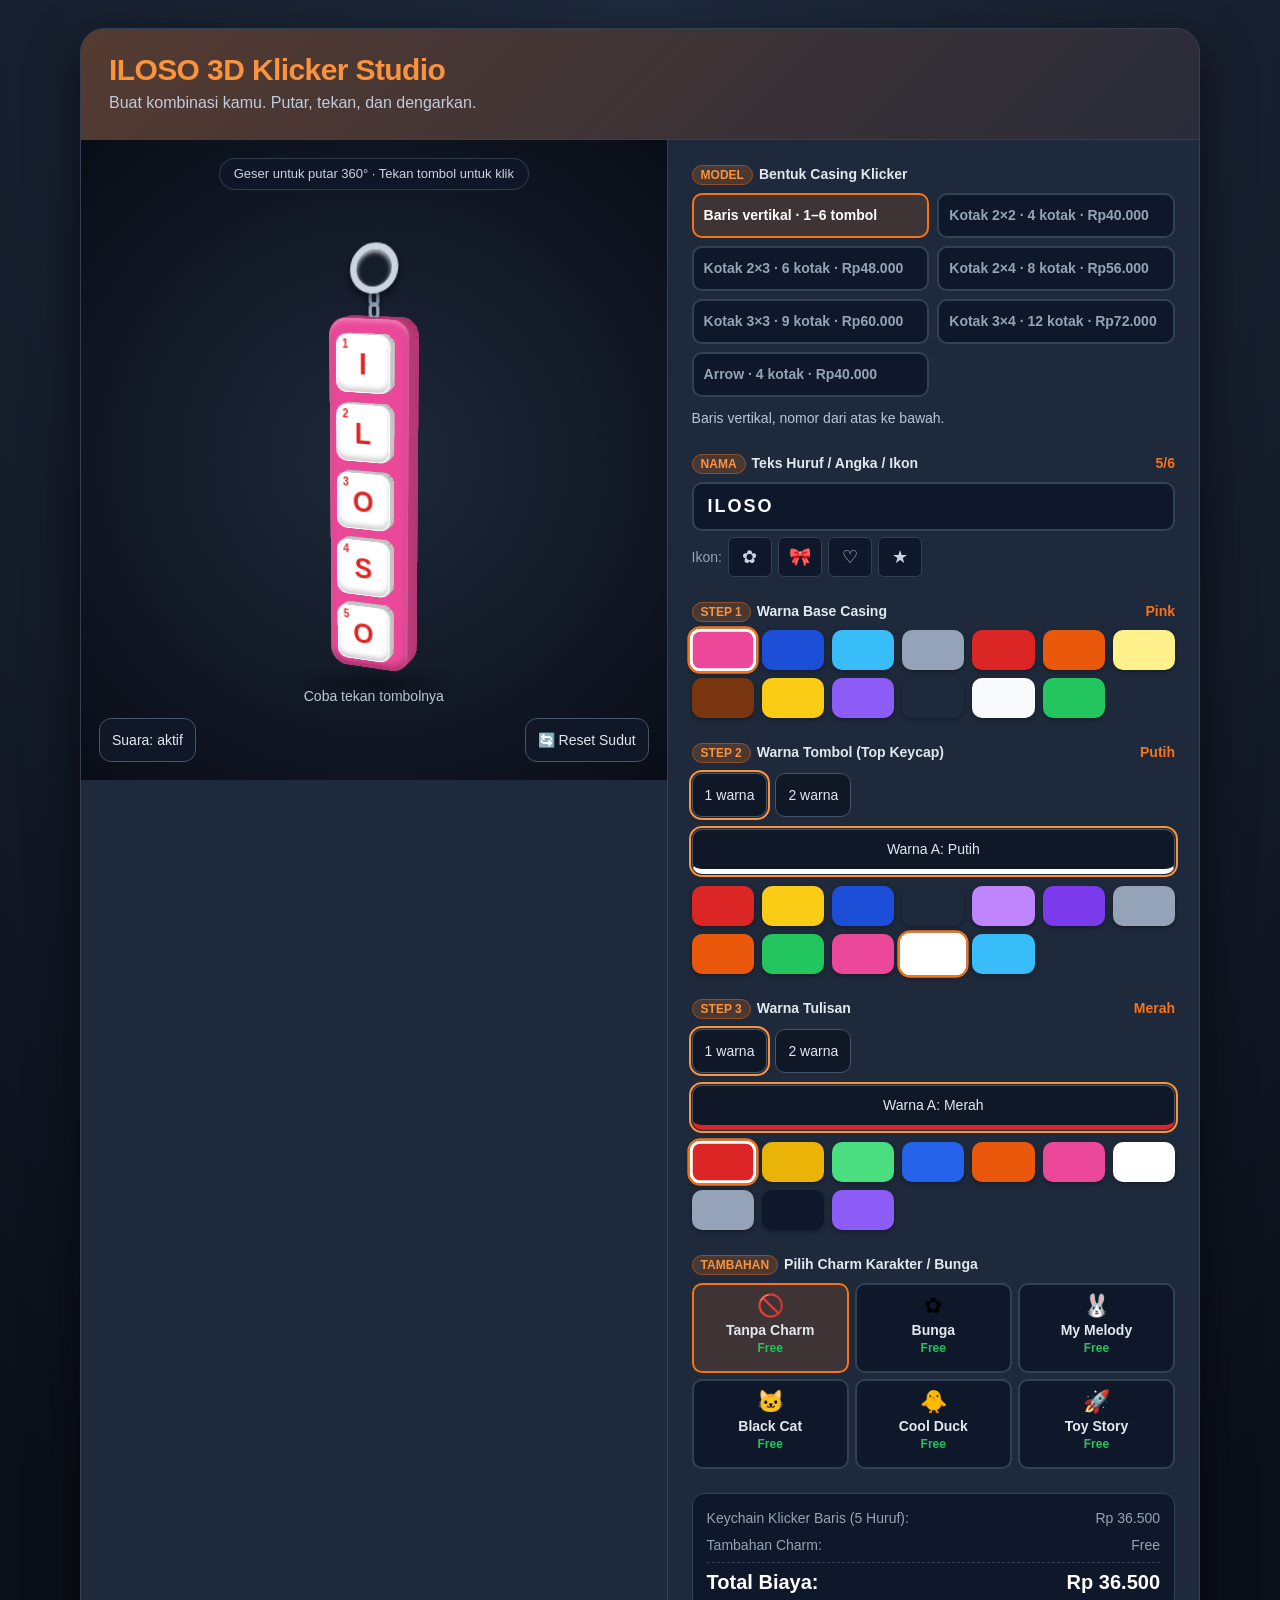
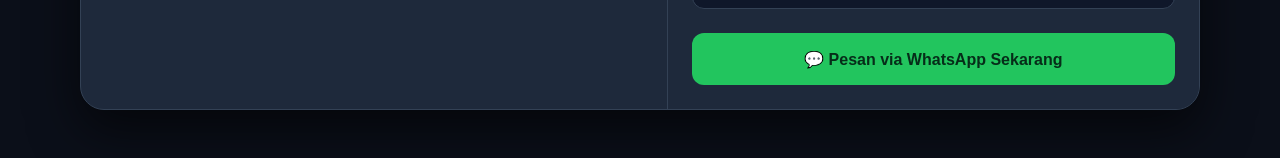
<file: index.html>
<!DOCTYPE html>
<html lang="id">
<head>
  <meta charset="UTF-8">
  <meta name="viewport" content="width=device-width, initial-scale=1.0">
  <title>ILOSO 3D Klicker Studio</title>
  <link rel="stylesheet" href="./styles.css">

</head>
<body>

  <div class="app-container">
    <div class="header">
      <h1>ILOSO 3D Klicker Studio</h1>
      <p>Buat kombinasi kamu. Putar, tekan, dan dengarkan.</p>
    </div>
<main class="studio-layout">
    <div class="viewport-3d" id="viewportStage">
      <div class="view-hint">Geser untuk putar 360° · Tekan tombol untuk klik</div>
      <button class="reset-cam-btn" id="resetCamBtn">🔄 Reset Sudut</button>
      <button class="sound-btn" id="soundToggle" type="button" aria-pressed="true">Suara: aktif</button>
      <span class="click-status" id="clickStatus" role="status">Coba tekan tombolnya</span>
      <div class="studio-shadow"></div>
      <div class="model-fit" id="modelFit">

      <div class="keychain-root-3d" id="keychainRoot">
        <div class="hardware-assembly">
          <div class="metal-ring"></div>
          <div class="chain-link"></div>
          <div class="chain-link"></div>
          <div class="attached-charm" id="attachedCharm" style="display: none;">✿</div>
        </div>

        <div class="casing-block" id="casingBlock">
          <div class="case-wall case-left" id="wallLeft"></div>
          <div class="case-wall case-right" id="wallRight"></div>
          <div class="case-wall case-top" id="wallTop"></div>
          <div class="case-wall case-bottom" id="wallBottom"></div>
          <div class="case-wall case-back" id="caseBack"></div>
          <div class="case-front layout-linear" id="caseFront"></div>
        </div>
      </div>
    </div>

      </div>
    <div class="controls">
      <div>
        <div class="section-title"><span><span class="badge">Model</span>Bentuk Casing Klicker</span></div>
        <div class="layout-switcher" id="layoutSwitcher" aria-label="Pilih bentuk casing"></div>
        <p class="editor-help" id="layoutInfo">Baris vertikal, 1–6 tombol.</p>
      </div>

      <div>
        <div class="section-title">
          <span><span class="badge">Nama</span>Teks Huruf / Angka / Ikon</span>
          <span id="charCount" style="color: var(--primary);">5/6</span>
        </div>
        <input type="text" id="nameInput" class="text-input" value="ILOSO" aria-label="Teks pada tombol, maksimal enam karakter" autocomplete="off">
        <div class="quick-glyphs">
          <span>Ikon:</span>
          <button class="glyph-btn" data-glyph="✿">✿</button>
          <button class="glyph-btn" data-glyph="🎀">🎀</button>
          <button class="glyph-btn" data-glyph="♡">♡</button>
          <button class="glyph-btn" data-glyph="★">★</button>
        </div>
      </div>

      <div>
        <div class="section-title"><span><span class="badge">Step 1</span>Warna Base Casing</span><span id="labelBase" style="color: var(--primary);">Pink</span></div>
        <div class="swatches-grid" id="baseSwatches"></div>
      </div>

      <div>
        <div class="section-title"><span><span class="badge">Step 2</span>Warna Tombol (Top Keycap)</span><span id="labelTop" style="color: var(--primary);">Putih</span></div>
        <div class="color-mode" role="group" aria-label="Jumlah warna tombol">
          <button type="button" id="topSingle" aria-pressed="true">1 warna</button>
          <button type="button" id="topDual" aria-pressed="false">2 warna</button>
        </div>
        <div class="color-slots">
          <button type="button" id="topSlotA" aria-pressed="true">Warna A</button>
          <button type="button" id="topSlotB" aria-pressed="false" hidden>Warna B</button>
        </div>
        <div class="swatches-grid" id="topSwatches"></div>
        <div id="topAssignment" class="assignment-editor" hidden>
          <p class="editor-help">Klik nomor kotak untuk mengganti warna A ↔ B. Urutan dari kiri ke kanan, lalu baris berikutnya.</p>
          <div class="number-map" id="topMap" aria-label="Pembagian warna per nomor kotak"></div>
          <p class="color-summary" id="topSummary" aria-live="polite"></p>
        </div>
      </div>

      <div>
        <div class="section-title"><span><span class="badge">Step 3</span>Warna Tulisan</span><span id="labelFont" style="color: var(--primary);">Merah</span></div>
        <div class="color-mode" role="group" aria-label="Jumlah warna tulisan">
          <button type="button" id="fontSingle" aria-pressed="true">1 warna</button>
          <button type="button" id="fontDual" aria-pressed="false">2 warna</button>
        </div>
        <div class="color-slots">
          <button type="button" id="fontSlotA" aria-pressed="true">Warna A</button>
          <button type="button" id="fontSlotB" aria-pressed="false" hidden>Warna B</button>
        </div>
        <div class="swatches-grid" id="fontSwatches"></div>
        <div id="fontAssignment" class="assignment-editor" hidden>
          <p class="editor-help">Klik nomor kotak untuk mengganti warna A ↔ B. Urutan dari kiri ke kanan, lalu baris berikutnya.</p>
          <div class="number-map" id="fontMap" aria-label="Pembagian warna per nomor kotak"></div>
          <p class="color-summary" id="fontSummary" aria-live="polite"></p>
        </div>
      </div>

      <div>
        <div class="section-title"><span><span class="badge">Tambahan</span>Pilih Charm Karakter / Bunga</span></div>
        <div class="charm-grid" id="charmGrid">
          <button type="button" class="charm-card selected" data-icon="" data-name="Tanpa Charm" data-price="0">
            <span class="charm-icon">🚫</span>
            <span class="charm-name">Tanpa Charm</span>
            <span class="charm-price">Free</span>
          </button>
          <button type="button" class="charm-card" data-icon="✿" data-name="Bunga" data-price="0">
            <span class="charm-icon">✿</span>
            <span class="charm-name">Bunga</span>
            <span class="charm-price">Free</span>
          </button>
          <button type="button" class="charm-card" data-icon="🐰" data-name="My Melody" data-price="0">
            <span class="charm-icon">🐰</span>
            <span class="charm-name">My Melody</span>
            <span class="charm-price">Free</span>
          </button>
          <button type="button" class="charm-card" data-icon="🐱" data-name="Black Cat" data-price="0">
            <span class="charm-icon">🐱</span>
            <span class="charm-name">Black Cat</span>
            <span class="charm-price">Free</span>
          </button>
          <button type="button" class="charm-card" data-icon="🐥" data-name="Cool Duck" data-price="0">
            <span class="charm-icon">🐥</span>
            <span class="charm-name">Cool Duck</span>
            <span class="charm-price">Free</span>
          </button>
          <button type="button" class="charm-card" data-icon="🚀" data-name="Toy Story" data-price="0">
            <span class="charm-icon">🚀</span>
            <span class="charm-name">Toy Story</span>
            <span class="charm-price">Free</span>
          </button>
        </div>
      </div>

      <div class="price-card">
        <div class="price-row">
          <span id="priceDesc">Keychain Klicker:</span>
          <span id="priceBaseVal">Rp 28.500</span>
        </div>
        <div class="price-row">
          <span>Tambahan Charm:</span>
          <span id="priceCharmVal">Free</span>
        </div>
        <div class="price-total">
          <span>Total Biaya:</span>
          <span id="priceTotalVal">Rp 28.500</span>
        </div>
      </div>

      <button class="btn-wa" id="orderWAFun">
        💬 Pesan via WhatsApp Sekarang
      </button>
    </div>
    </main>
  </div>
  <noscript>Aktifkan JavaScript untuk menggunakan studio ini.</noscript>

  <!-- Memanggil modul utama JavaScript -->
  <script type="module" src="main.js"></script>
</body>
</html>
</file>
<file: styles.css>
:root {
      --primary: #f97316;
      --bg: #0b0f19;
      --card: #1e293b;
      --border: #334155;
      --text: #f8fafc;
      --text-muted: #94a3b8;
    }

    * {
      box-sizing: border-box;
      margin: 0;
      padding: 0;
      font-family: -apple-system, BlinkMacSystemFont, "Segoe UI", Roboto, sans-serif;
    }

    body {
      background: radial-gradient(circle at top, #1e293b 0%, #0b0f19 85%);
      color: var(--text);
      min-height: 100vh;
      padding: 16px 12px 60px;
      display: flex;
      justify-content: center;
    }

    .app-container {
      width: 100%;
      max-width: 480px;
      background: var(--card);
      border-radius: 24px;
      box-shadow: 0 20px 50px rgba(0, 0, 0, 0.6);
      border: 1px solid var(--border);
      overflow: hidden;
    }

    .header {
      padding: 20px;
      text-align: center;
      background: linear-gradient(135deg, rgba(249, 115, 22, 0.25), rgba(234, 88, 12, 0.05));
      border-bottom: 1px solid var(--border);
    }

    .header h1 {
      font-size: 20px;
      font-weight: 800;
      color: #fb923c;
    }

    .header p {
      font-size: 13px;
      color: var(--text-muted);
      margin-top: 4px;
    }

    .viewport-3d {
      position: relative;
      width: 100%;
      height: 420px;
      background: radial-gradient(circle at center, #1e293b 0%, #090d16 100%);
      perspective: 1200px;
      overflow: hidden;
      display: flex;
      align-items: center;
      justify-content: center;
      user-select: none;
      touch-action: none;
    }

    .view-hint {
      position: absolute;
      top: 12px;
      background: rgba(15, 23, 42, 0.85);
      border: 1px solid rgba(255, 255, 255, 0.15);
      border-radius: 20px;
      padding: 5px 14px;
      font-size: 11px;
      color: #cbd5e1;
      pointer-events: none;
      z-index: 30;
    }

    .reset-cam-btn {
      position: absolute;
      bottom: 12px;
      right: 12px;
      background: rgba(15, 23, 42, 0.85);
      border: 1px solid var(--border);
      color: #fff;
      padding: 6px 12px;
      border-radius: 8px;
      font-size: 11px;
      cursor: pointer;
      z-index: 30;
    }

    .studio-shadow {
      position: absolute;
      bottom: 15px;
      width: 160px;
      height: 20px;
      border-radius: 50%;
      background: radial-gradient(ellipse, rgba(0, 0, 0, 0.85) 0%, transparent 70%);
      filter: blur(6px);
      pointer-events: none;
      transform: translateZ(-80px);
    }

    .keychain-root-3d {
      position: relative;
      transform-style: preserve-3d;
      transform: rotateX(15deg) rotateY(-25deg);
      transition: transform 0.05s ease-out;
      cursor: grab;
      display: flex;
      flex-direction: column;
      align-items: center;
    }
    .keychain-root-3d:active { cursor: grabbing; }

    .hardware-assembly {
      position: relative;
      transform-style: preserve-3d;
      display: flex;
      flex-direction: column;
      align-items: center;
      margin-bottom: -4px;
      z-index: 10;
      transform: translateZ(28px);
    }

    .metal-ring {
      width: 44px;
      height: 44px;
      border-radius: 50%;
      border: 6px solid #cbd5e1;
      background: radial-gradient(circle, transparent 35%, rgba(0,0,0,0.1) 100%);
      box-shadow: 0 4px 10px rgba(0,0,0,0.6), inset 0 2px 4px rgba(255,255,255,0.8);
      transform: rotateX(15deg);
      position: relative;
    }

    .chain-link {
      width: 10px;
      height: 15px;
      border: 3px solid #94a3b8;
      border-radius: 5px;
      background: transparent;
      margin-top: -4px;
      box-shadow: 0 2px 4px rgba(0,0,0,0.5);
      position: relative;
      z-index: 9;
    }

    .attached-charm {
      position: absolute;
      top: 8px;
      right: -50px;
      font-size: 42px;
      line-height: 1;
      transform: translateZ(10px) rotate(15deg);
      filter: drop-shadow(0 8px 12px rgba(0,0,0,0.6));
      animation: charmSwing 3s ease-in-out infinite alternate;
      transform-origin: top left;
      z-index: 15;
    }
    @keyframes charmSwing {
      0% { transform: translateZ(10px) rotate(5deg); }
      100% { transform: translateZ(10px) rotate(25deg); }
    }

    .casing-block {
      position: relative;
      transform-style: preserve-3d;
    }

    .case-wall {
      position: absolute;
      box-sizing: border-box;
      pointer-events: none;
    }

    .case-front {
      position: relative;
      border-radius: 14px;
      padding: 12px;
      display: flex;
      gap: 8px;
      align-items: center;
      justify-content: center;
      transform: translateZ(12px);
      box-shadow: inset 0 2px 4px rgba(255, 255, 255, 0.4), inset 0 -4px 6px rgba(0, 0, 0, 0.4);
      z-index: 2;
    }
    .case-front.layout-linear { flex-direction: column; }
    .case-front.layout-grid {
      display: grid;
      grid-template-columns: repeat(2, 1fr);
      grid-gap: 8px;
    }

    .case-back {
      inset: 0;
      border-radius: 14px;
      transform: translateZ(-12px) rotateY(180deg);
      filter: brightness(0.35);
      box-shadow: 0 15px 35px rgba(0,0,0,0.8);
    }

    .case-left {
      top: 0; bottom: 0; left: 0;
      width: 24px;
      transform-origin: left center;
      transform: rotateY(-90deg);
      filter: brightness(0.6);
    }
    .case-right {
      top: 0; bottom: 0; right: 0;
      width: 24px;
      transform-origin: right center;
      transform: rotateY(90deg);
      filter: brightness(0.8);
    }

    .case-top {
      top: 0; left: 0; right: 0;
      height: 24px;
      transform-origin: top center;
      transform: rotateX(90deg);
      filter: brightness(0.9);
    }
    .case-bottom {
      bottom: 0; left: 0; right: 0;
      height: 24px;
      transform-origin: bottom center;
      transform: rotateX(-90deg);
      filter: brightness(0.45);
    }

    .keycap-assembly {
      width: 50px;
      height: 50px;
      position: relative;
      transform-style: preserve-3d;
      cursor: pointer;
      user-select: none;
      transition: transform 0.08s ease;
      transform: translateZ(8px);
    }
    .keycap-assembly:active { transform: translateZ(2px); }

    .keycap-wall {
      position: absolute;
      pointer-events: none;
    }

    .keycap-top {
      inset: 3px;
      border-radius: 8px;
      display: flex;
      align-items: center;
      justify-content: center;
      font-size: 24px;
      font-weight: 900;
      transform: translateZ(10px);
      box-shadow: inset 0 2px 3px rgba(255,255,255,0.6), inset 0 -2px 3px rgba(0,0,0,0.3);
      filter: brightness(1.1);
      border: 1px solid rgba(255,255,255,0.3);
      z-index: 2;
    }

    .keycap-skirt-front { bottom: 0; left: 0; right: 0; height: 10px; transform-origin: bottom; transform: rotateX(-20deg); filter: brightness(0.75); border-radius: 0 0 6px 6px; }
    .keycap-skirt-back { top: 0; left: 0; right: 0; height: 10px; transform-origin: top; transform: rotateX(20deg); filter: brightness(0.6); border-radius: 6px 6px 0 0; }
    .keycap-skirt-left { top: 0; bottom: 0; left: 0; width: 10px; transform-origin: left; transform: rotateY(20deg); filter: brightness(0.7); border-radius: 6px 0 0 6px; }
    .keycap-skirt-right { top: 0; bottom: 0; right: 0; width: 10px; transform-origin: right; transform: rotateY(-20deg); filter: brightness(0.9); border-radius: 0 6px 6px 0; }

    .controls {
      padding: 20px;
      display: flex;
      flex-direction: column;
      gap: 18px;
      background: #1e293b;
    }

    .section-title {
      font-size: 13px;
      font-weight: 700;
      color: #e2e8f0;
      display: flex;
      justify-content: space-between;
      margin-bottom: 8px;
    }

    .badge {
      background: rgba(249, 115, 22, 0.2);
      border: 1px solid rgba(249, 115, 22, 0.4);
      color: #fb923c;
      padding: 2px 8px;
      border-radius: 12px;
      font-size: 10px;
      text-transform: uppercase;
      margin-right: 6px;
    }

    .layout-switcher { display: flex; gap: 8px; }
    .layout-btn {
      flex: 1;
      padding: 10px;
      background: #0f172a;
      border: 2px solid var(--border);
      border-radius: 10px;
      color: var(--text-muted);
      font-size: 12px;
      font-weight: 700;
      cursor: pointer;
      text-align: center;
    }
    .layout-btn.active {
      border-color: var(--primary);
      color: #fff;
      background: rgba(249, 115, 22, 0.15);
    }

    .text-input {
      width: 100%;
      padding: 12px 14px;
      background: #0f172a;
      border: 2px solid var(--border);
      border-radius: 10px;
      color: #fff;
      font-size: 15px;
      font-weight: 700;
      letter-spacing: 2px;
      text-transform: uppercase;
      outline: none;
    }
    .text-input:focus { border-color: var(--primary); }

    .quick-glyphs {
      display: flex;
      gap: 6px;
      margin-top: 6px;
      align-items: center;
    }
    .quick-glyphs span { font-size: 11px; color: var(--text-muted); }
    .glyph-btn {
      background: #0f172a;
      border: 1px solid var(--border);
      color: #cbd5e1;
      padding: 4px 9px;
      border-radius: 6px;
      cursor: pointer;
    }

    .swatches-grid {
      display: grid;
      grid-template-columns: repeat(7, 1fr);
      gap: 8px;
      width: 100%;
    }

    .swatch-item {
      width: 100%;
      height: 38px;
      min-height: 38px;
      border-radius: 10px;
      border: 3px solid transparent;
      outline: 2px solid transparent;
      cursor: pointer;
      box-shadow: 0 2px 5px rgba(0,0,0,0.3);
      transition: transform 0.15s ease;
    }
    .swatch-item.selected {
      border-color: #fff;
      outline-color: var(--primary);
      transform: scale(1.08);
    }
    .swatch-item[data-border="true"] { border-color: rgba(255,255,255,0.4); }

    .charm-grid {
      display: grid;
      grid-template-columns: repeat(3, 1fr);
      gap: 6px;
    }

    .charm-card {
      background: #0f172a;
      border: 2px solid var(--border);
      border-radius: 10px;
      padding: 8px 4px;
      display: flex;
      flex-direction: column;
      align-items: center;
      gap: 3px;
      cursor: pointer;
      text-align: center;
    }
    .charm-card.selected {
      border-color: var(--primary);
      background: rgba(249, 115, 22, 0.15);
    }
    .charm-icon { font-size: 22px; }
    .charm-name { font-size: 10px; font-weight: 700; color: #e2e8f0; }
    .charm-price { font-size: 9px; color: #22c55e; font-weight: 700; }

    .price-card {
      background: #0f172a;
      border: 1px solid var(--border);
      border-radius: 12px;
      padding: 14px;
    }
    .price-row {
      display: flex;
      justify-content: space-between;
      font-size: 13px;
      color: var(--text-muted);
      margin-bottom: 6px;
    }
    .price-total {
      display: flex;
      justify-content: space-between;
      font-size: 16px;
      font-weight: 800;
      color: #fff;
      border-top: 1px dashed var(--border);
      padding-top: 8px;
      margin-top: 6px;
    }

    .btn-wa {
      background: #22c55e;
      color: white;
      border: none;
      border-radius: 12px;
      padding: 15px;
      font-size: 15px;
      font-weight: 800;
      cursor: pointer;
      display: flex;
      align-items: center;
      justify-content: center;
      gap: 8px;
    }
  
/* V2: scoped corrections to the original CSS object and responsive studio. */
body { padding: 28px 20px 48px; }
.app-container { max-width: 1120px; align-self: flex-start; }
.header { text-align: left; padding: 24px 28px; }
.header h1 { font-size: clamp(22px, 3vw, 30px); letter-spacing: -.6px; }
.header p { font-size: 16px; line-height: 1.5; color: #c1cbd9; }
.studio-layout { display: grid; grid-template-columns: minmax(0, 1.1fr) minmax(0, 1fr); align-items: start; }
.viewport-3d { height: 640px; position: sticky; top: 16px; perspective: 1100px; isolation: isolate; }
.controls { border-left: 1px solid var(--border); padding: 24px; gap: 24px; min-width: 0; }
.view-hint { font-size: 13px; max-width: calc(100% - 24px); text-align: center; line-height: 1.5; top: 18px; }
.model-fit { display: flex; justify-content: center; align-items: center; transform: scale(var(--model-scale, 1)); transform-style: preserve-3d; pointer-events: none; }
.keychain-root-3d { transform: rotateX(-12deg) rotateY(-22deg); transition: none; pointer-events: auto; }
.hardware-assembly { transform: translateZ(0); z-index: auto; margin-bottom: -2px; }
.attached-charm { filter: none; text-shadow: 0 3px 2px #0005; z-index: auto; right: -43px; font-size: 38px; animation: none; transform: translateZ(5px) rotate(10deg); }
.casing-block, .case-front { transform-style: preserve-3d; }
.case-front { position: absolute; inset: 0; width: 100%; height: 100%; padding: 12px; gap: 10px; border-radius: 16px; transform: translateZ(12px); backface-visibility: hidden; z-index: auto; }
.case-front.layout-grid { grid-template-columns: repeat(2, 50px); grid-template-rows: repeat(2, 50px); gap: 10px; }
.case-wall { backface-visibility: hidden; filter: none; }
.case-back { filter: none; box-shadow: inset 0 0 0 1px #ffffff20; border-radius: 16px; }
.case-left, .case-right, .case-top, .case-bottom { display: none; }
.case-depth { position: absolute; inset: 0; border-radius: 16px; pointer-events: none; }
.keycap-assembly { border: 0; padding: 0; background: transparent; flex: 0 0 50px; appearance: none; transform: translateZ(3px); transition: transform 85ms cubic-bezier(.2,.8,.3,1); outline-offset: 4px; }
.keycap-assembly:active { transform: translateZ(3px); }
.keycap-assembly.is-pressed { transform: translateZ(-4px); }
.keycap-wall { filter: none; backface-visibility: hidden; }
.keycap-top { inset: 0; font-size: 25px; border-radius: 10px; transform: translateZ(10px); z-index: auto; filter: none; box-shadow: inset 0 2px 3px #ffffffb0, inset 0 -3px 4px #0003; }
.keycap-layer { position: absolute; inset: 0; border-radius: 10px; pointer-events: none; }
.keycap-skirt-front, .keycap-skirt-back, .keycap-skirt-left, .keycap-skirt-right { display: none; }
.keycap-assembly.is-pressed .keycap-top { box-shadow: inset 0 2px 5px #0005, 0 0 0 2px #ffffff70; }
.studio-shadow { bottom: 70px; width: 180px; opacity: .7; }
.reset-cam-btn, .sound-btn { min-height: 44px; border: 1px solid #475569; border-radius: 12px; background: #101827; color: #e2e8f0; padding: 10px 12px; font-size: 14px; cursor: pointer; z-index: 30; }
.reset-cam-btn { bottom: 18px; right: 18px; }
.sound-btn { position: absolute; bottom: 18px; left: 18px; }
.click-status { position: absolute; bottom: 76px; left: 12px; right: 12px; text-align: center; font-size: 14px; color: #c1cbd9; pointer-events: none; }
.section-title { font-size: 14px; gap: 8px; line-height: 1.5; flex-wrap: wrap; }
.badge { font-size: 12px; }
.layout-btn, .charm-name, .price-row { font-size: 14px; }
.layout-btn { line-height: 1.5; }
.charm-card { min-height: 90px; }
.charm-price { font-size: 12px; }
.swatch-item { min-height: 40px; }
.text-input { font-size: 18px; }
.quick-glyphs { flex-wrap: wrap; }
.quick-glyphs span { font-size: 14px; }
.glyph-btn { min-width: 44px; min-height: 40px; font-size: 18px; }
.price-row { gap: 16px; line-height: 1.5; }
.price-row span:last-child { white-space: nowrap; }
.price-total { font-size: 20px; }
.btn-wa { color: #062d19; min-height: 52px; font-size: 16px; }
button:focus-visible, input:focus-visible { outline: 3px solid #fbbf24; outline-offset: 4px; }
button { -webkit-tap-highlight-color: transparent; }
@media (max-width: 760px) {
  body { padding: 12px 10px 32px; }
  .app-container { max-width: 520px; border-radius: 20px; }
  .header { padding: 20px; }
  .studio-layout { grid-template-columns: 1fr; }
  .viewport-3d { position: relative; top: 0; height: 480px; }
  .controls { border-left: 0; border-top: 1px solid var(--border); padding: 20px; }
}
@media (max-width: 380px) {
  .view-hint { font-size: 12px; }
  .viewport-3d { height: 440px; }
  .controls { padding: 16px; }
  .swatches-grid { grid-template-columns: repeat(6, 1fr); }
  .badge { display: none; }
}
@media (prefers-reduced-motion: reduce) {
  *, *::before, *::after { animation: none !important; transition: none !important; }
}

.extrusion-wall { position: absolute; display: block; transform-origin: center; backface-visibility: hidden; pointer-events: none; }

/* V3: layouts and independent two-color assignment for keycaps and legends. */
[hidden] { display: none !important; }
.layout-switcher { display: grid; grid-template-columns: repeat(2,minmax(0,1fr)); }
.layout-btn { font-size: 14px; text-align: left; }
.case-front.layout-positioned { display: block; padding: 0; background: transparent; box-shadow: none; border-radius: 0; }
.layout-positioned > .keycap-assembly { position: absolute; }
.front-plate { position: absolute; inset: 0; box-shadow: inset 0 2px 4px #ffffff60, inset 0 -4px 6px #0005; pointer-events: none; }
.key-number { position: absolute; top: 3px; left: 5px; font-size: 10px; font-weight: 700; line-height: 1; color: inherit; }
.editor-help { font-size: 14px; line-height: 1.6; color: #b8c6d8; margin-top: 10px; }
.color-mode, .color-slots { display: flex; gap: 8px; margin: 10px 0 12px; }
.color-mode button, .color-slots button { min-height: 44px; padding: 9px 12px; border: 1px solid #475569; border-radius: 10px; background: #101827; color: #e2e8f0; font-size: 14px; cursor: pointer; }
.color-slots button { flex: 1; border-bottom-width: 5px; line-height: 1.5; }
.color-mode button[aria-pressed="true"], .color-slots button[aria-pressed="true"] { outline: 2px solid #fb923c; outline-offset: 1px; }
.assignment-editor { padding: 2px 12px 12px; margin-top: 16px; border: 1px solid #475569; border-radius: 12px; background: #141e2d; }
.number-map { display: grid; gap: 8px; margin: 12px 0; }
.number-cell { min-width: 0; min-height: 46px; padding: 6px; border: 1px solid #475569; border-top: 6px solid; border-radius: 8px; background: #243248; color: #fff; font-size: 14px; font-weight: 700; cursor: pointer; }
.number-cell[aria-pressed="true"] { background: #3a2946; outline: 1px solid #bd86db; }
.color-summary { font-size: 14px; line-height: 1.7; color: #d0dbe9; }
@media (max-width: 380px) { .layout-switcher { grid-template-columns: 1fr; } .color-slots { flex-wrap: wrap; } }
</file>
